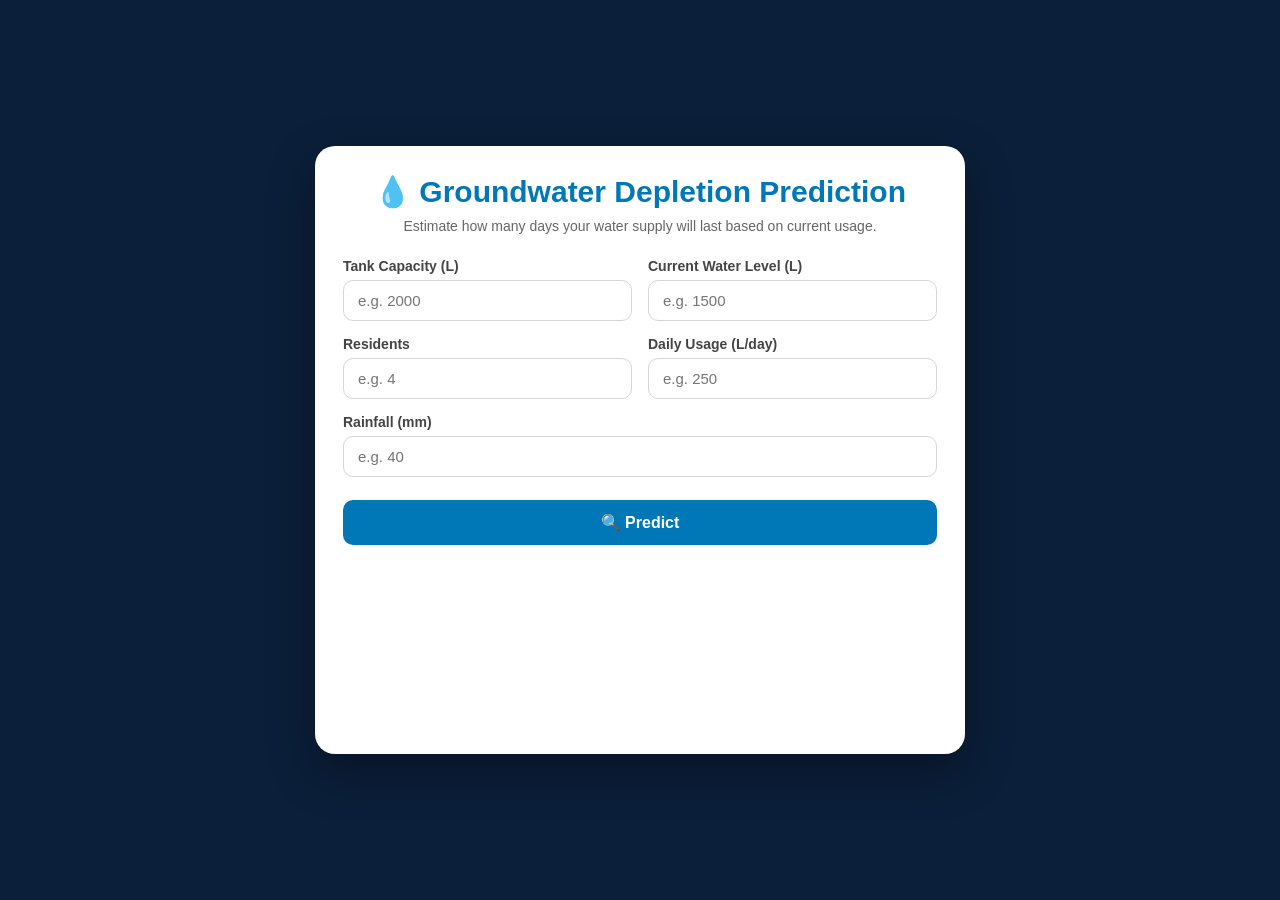
<file: frontend/index.html>
<!DOCTYPE html>
<html lang="en">

<head>
    <meta charset="UTF-8">
    <meta name="viewport" content="width=device-width, initial-scale=1.0">
    <title>Groundwater Depletion Prediction</title>

    <link rel="stylesheet" href="style.css">
</head>

<body>

    <div class="container">

        <h1>💧 Groundwater Depletion Prediction</h1>

        <p class="subtitle">
            Estimate how many days your water supply will last based on current usage.
        </p>

        <!-- Row 1 -->
        <div class="row">

            <div class="form-group">
                <label>Tank Capacity (L)</label>
                <input id="tank_capacity" type="number" placeholder="e.g. 2000">
            </div>

            <div class="form-group">
                <label>Current Water Level (L)</label>
                <input id="current_level" type="number" placeholder="e.g. 1500">
            </div>

        </div>

        <!-- Row 2 -->
        <div class="row">

            <div class="form-group">
                <label>Residents</label>
                <input id="residents" type="number" placeholder="e.g. 4">
            </div>

            <div class="form-group">
                <label>Daily Usage (L/day)</label>
                <input id="daily_usage" type="number" placeholder="e.g. 250">
            </div>

        </div>

        <!-- Row 3 -->
        <div class="form-group">
            <label>Rainfall (mm)</label>
            <input id="rainfall" type="number" placeholder="e.g. 40">
        </div>

        <button id="predict-btn" onclick="predict()">
            🔍 Predict
        </button>

        <div id="result">
            <div class="result-title">
                Prediction
            </div>

            <div class="days">
                --
            </div>

            <div class="progress-container">
                <div id="progress-bar" class="progress-bar"></div>
            </div>

            <div class="status">
                Waiting...
            </div>
        </div>

    </div>

    <script src="index.js"></script>

</body>

</html>
</file>
<file: frontend/style.css>
*{
    margin:0;
    padding:0;
    box-sizing:border-box;
}

body{

    font-family:Arial, Helvetica, sans-serif;

    background:#0b1f3a;

    display:flex;
    justify-content:center;
    align-items:center;

    min-height:100vh;
    padding:20px 0;
}

.container{

    width:650px;

    background:#ffffff;

    padding:28px;

    border-radius:20px;

    box-shadow:0 18px 45px rgba(0,0,0,.35);
}

h1{

    text-align:center;

    color:#0077b6;

    margin-bottom:8px;

    font-size:30px;
}

.subtitle{

    text-align:center;

    color:#666;

    font-size:14px;

    margin-bottom:22px;

    line-height:1.4;
}

.form-group{

    margin-bottom:15px;
}

label{

    display:block;

    margin-bottom:6px;

    font-weight:600;

    color:#444;

    font-size:14px;
}

input{

    width:100%;

    padding:11px 14px;

    border:1px solid #d6d6d6;

    border-radius:10px;

    font-size:15px;

    transition:.25s;
}

input:focus{

    outline:none;

    border-color:#0077b6;

    box-shadow:0 0 10px rgba(0,119,182,.2);
}

button{

    width:100%;

    margin-top:8px;

    padding:13px;

    border:none;

    border-radius:10px;

    background:#0077b6;

    color:white;

    font-size:16px;

    font-weight:bold;

    cursor:pointer;

    transition:.25s;
}

button:hover{

    background:#005f8f;

    transform:translateY(-2px);

    box-shadow:0 8px 18px rgba(0,119,182,.35);
}

button:active{

    transform:scale(.98);
}

#result{

    margin-top:16px;

    padding:12px;

    background:#eef8ff;

    border-radius:15px;

    text-align:center;

    min-height:120px;

    visibility:hidden;

    opacity:0;

    transition:0.3s ease;
}

.result-title{

    color:#0077b6;

    font-size:18px;

    font-weight:bold;

    margin-bottom:12px;
}

.days{

    font-size:30px;

    font-weight:bold;

    color:#0077b6;

    margin-bottom:8px;
}

.status{

    font-size:22px;

    font-weight:bold;
}

.safe{

    color:#2ecc71;
}

.warning{

    color:#e74c3c;
}

.footer{

    margin-top:18px;

    text-align:center;

    color:#888;

    font-size:11px;
}

.row{

    display:flex;

    gap:16px;
}

.row .form-group{

    flex:1;
}


.progress-container{

    width:100%;

    height:12px;

    background:#d9e6f2;

    border-radius:10px;

    overflow:hidden;

    margin:18px 0;
}

.progress-bar{

    width:0%;

    height:100%;

    border-radius:10px;

    transition:0.6s ease;
}
</file>
